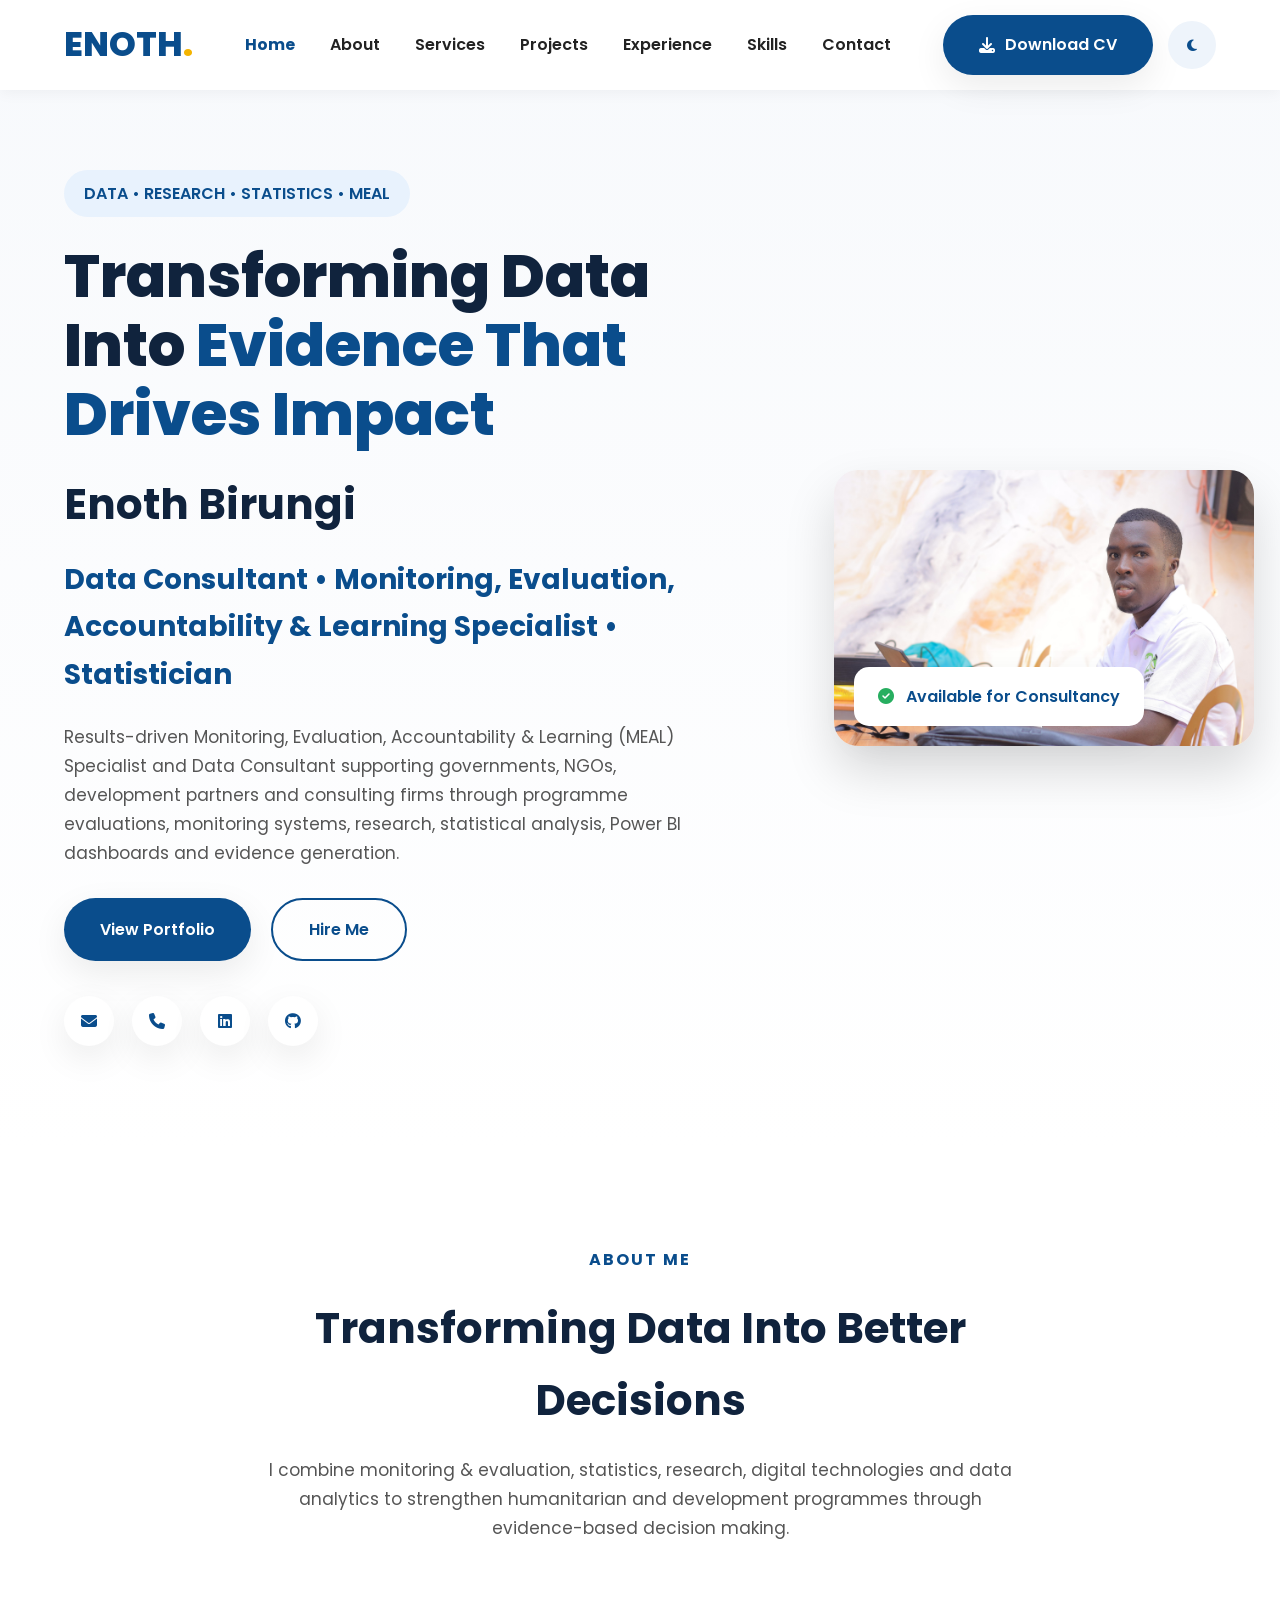
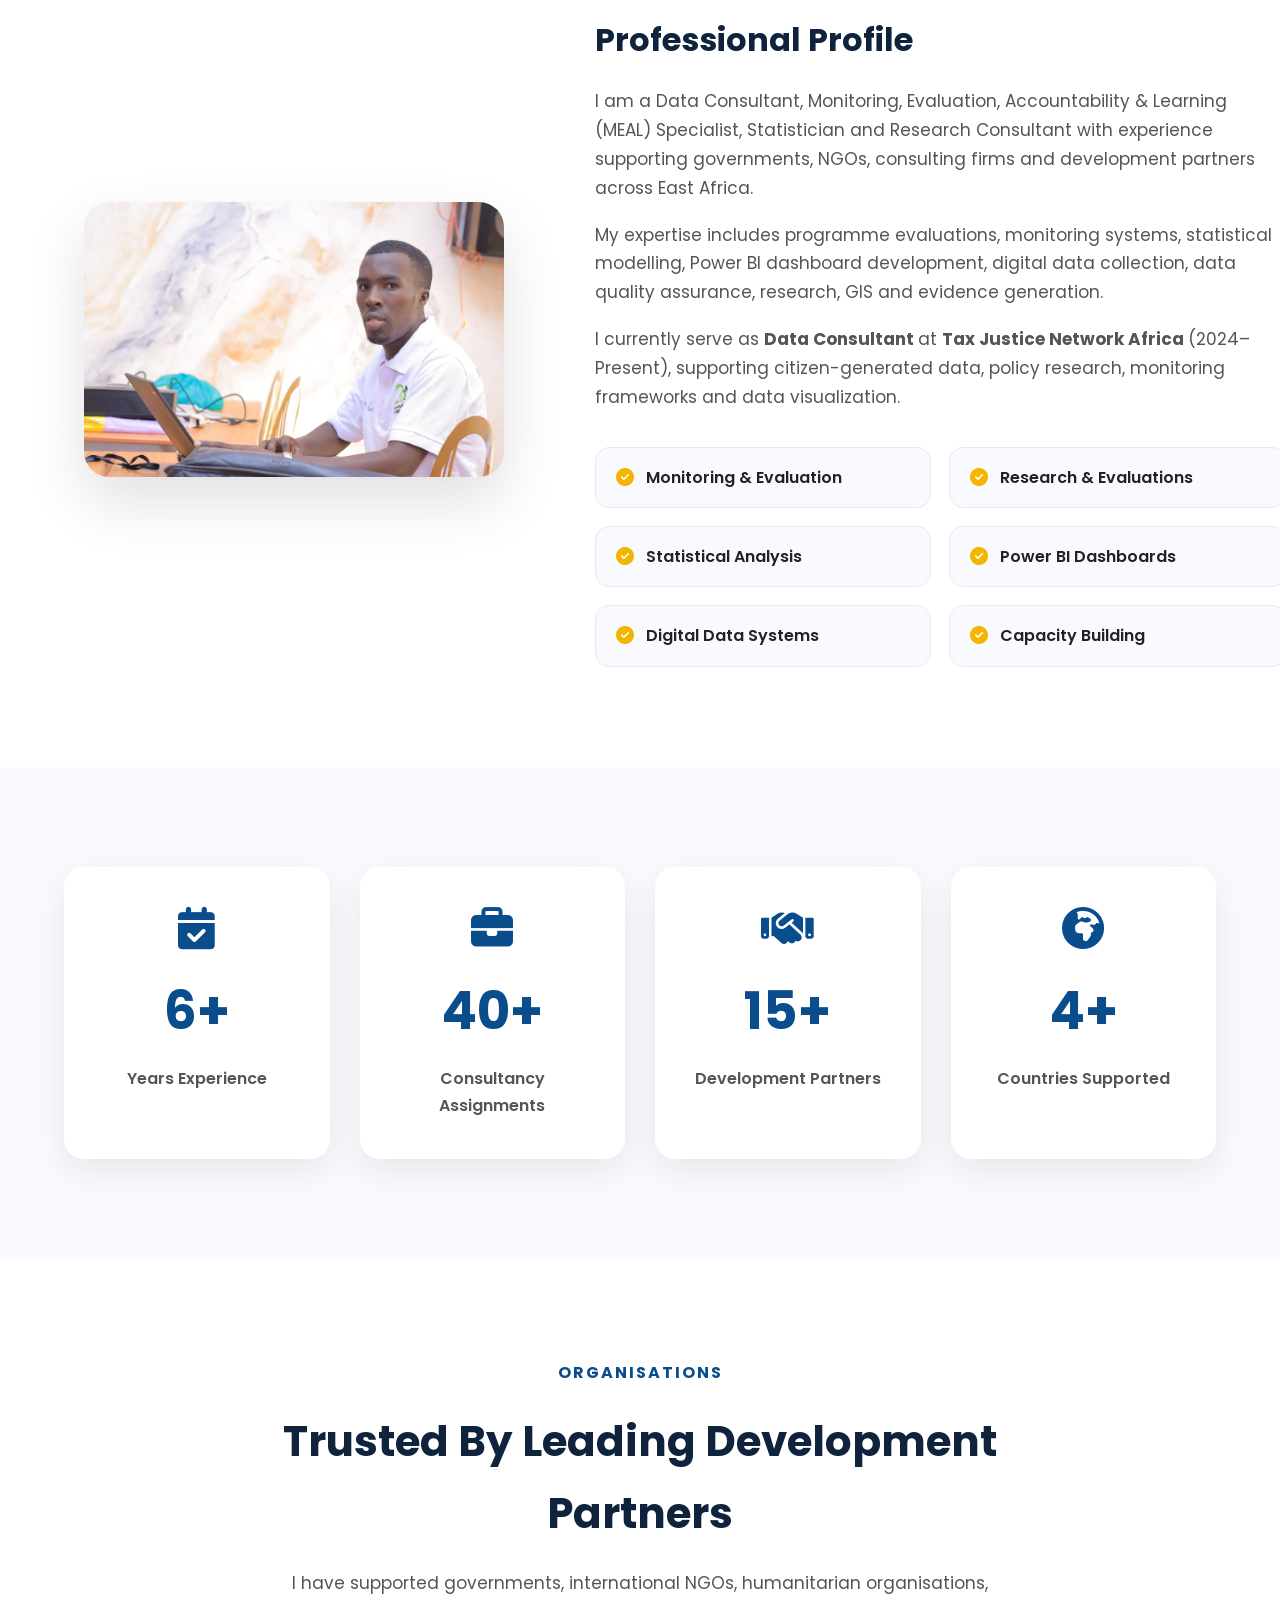
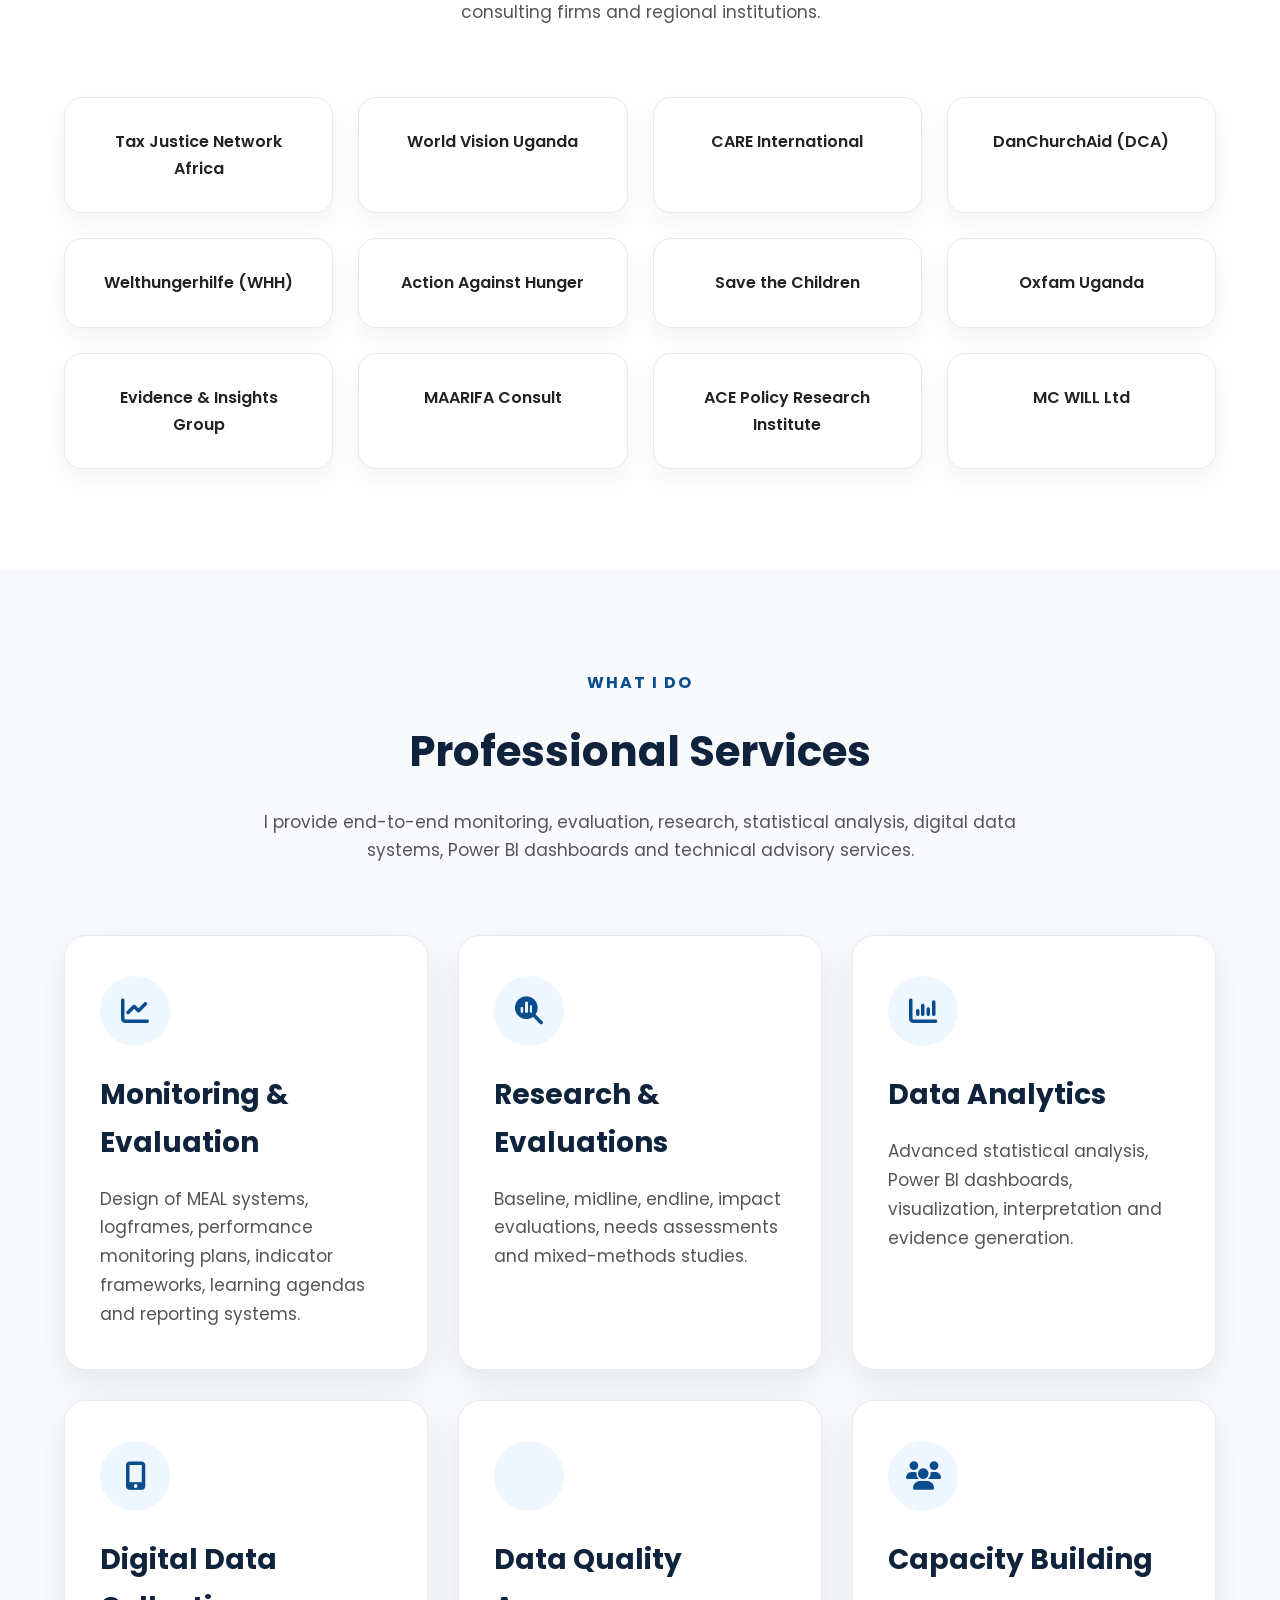
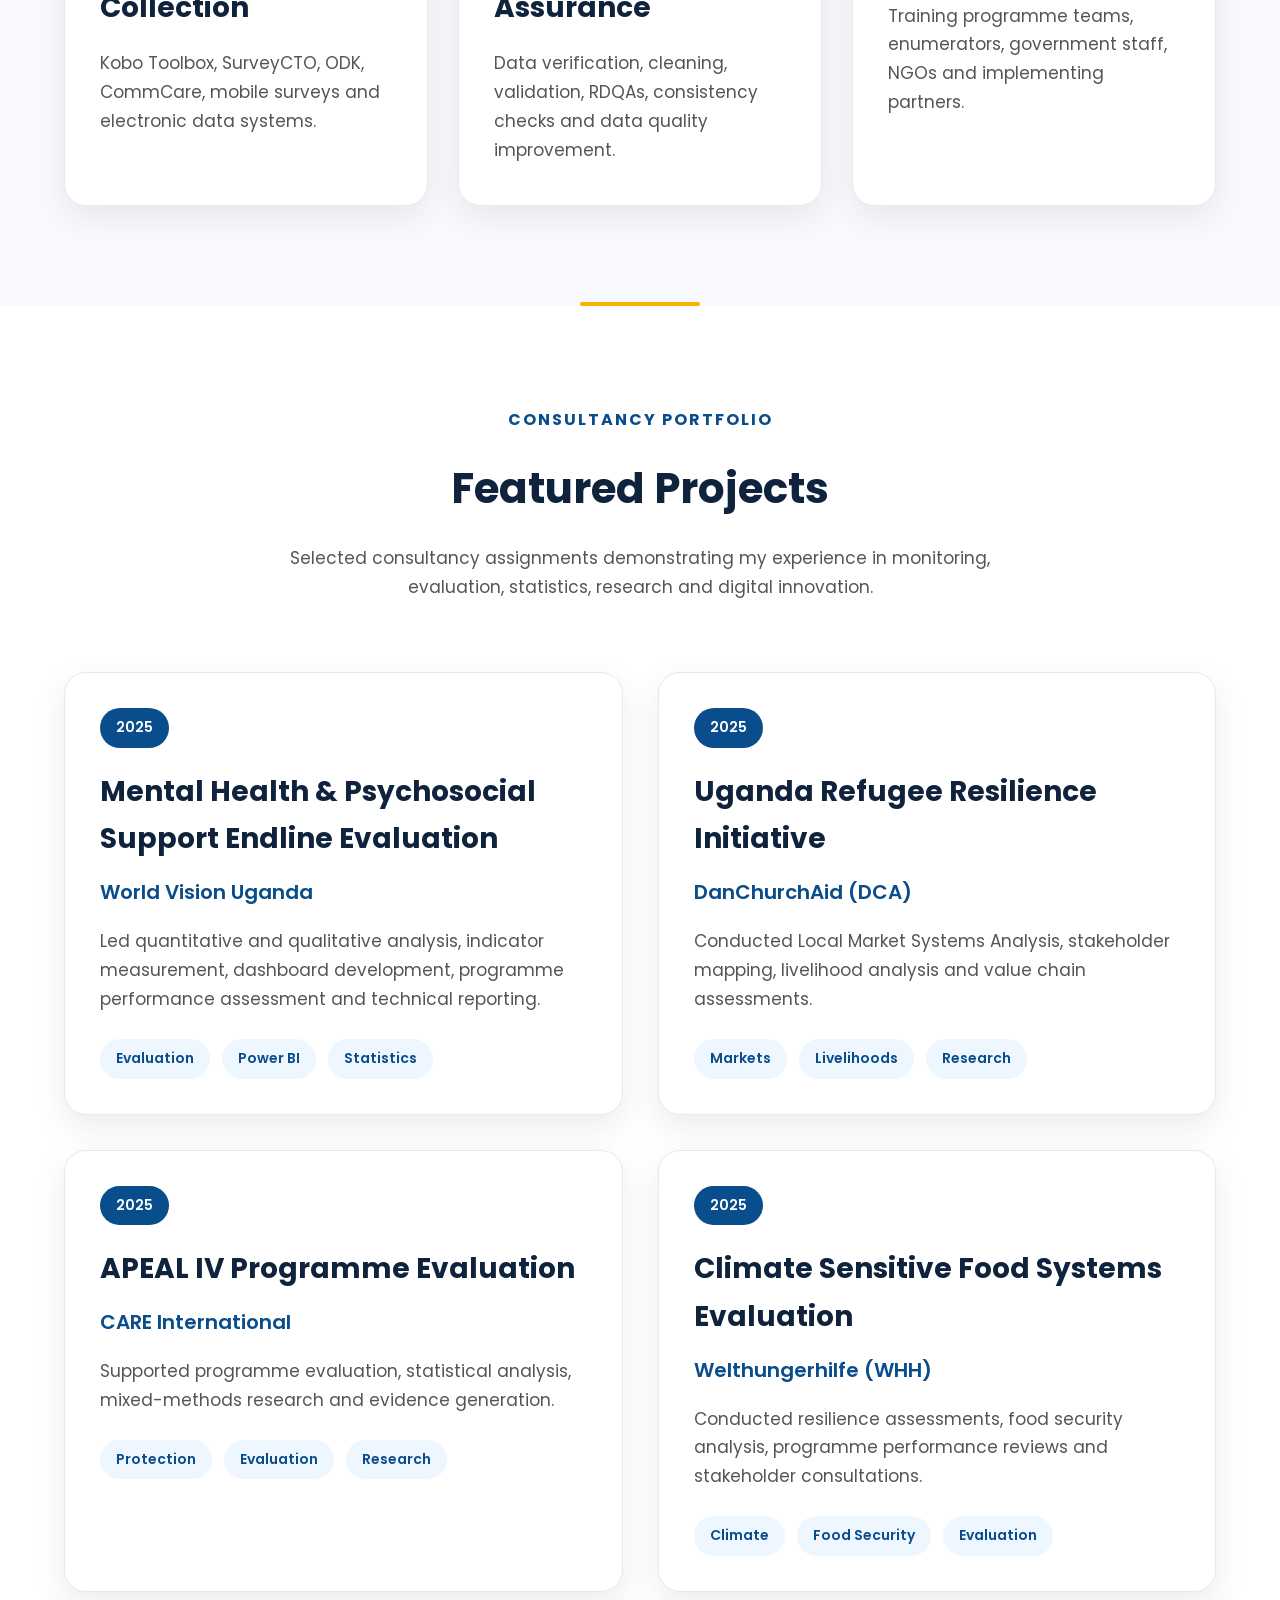
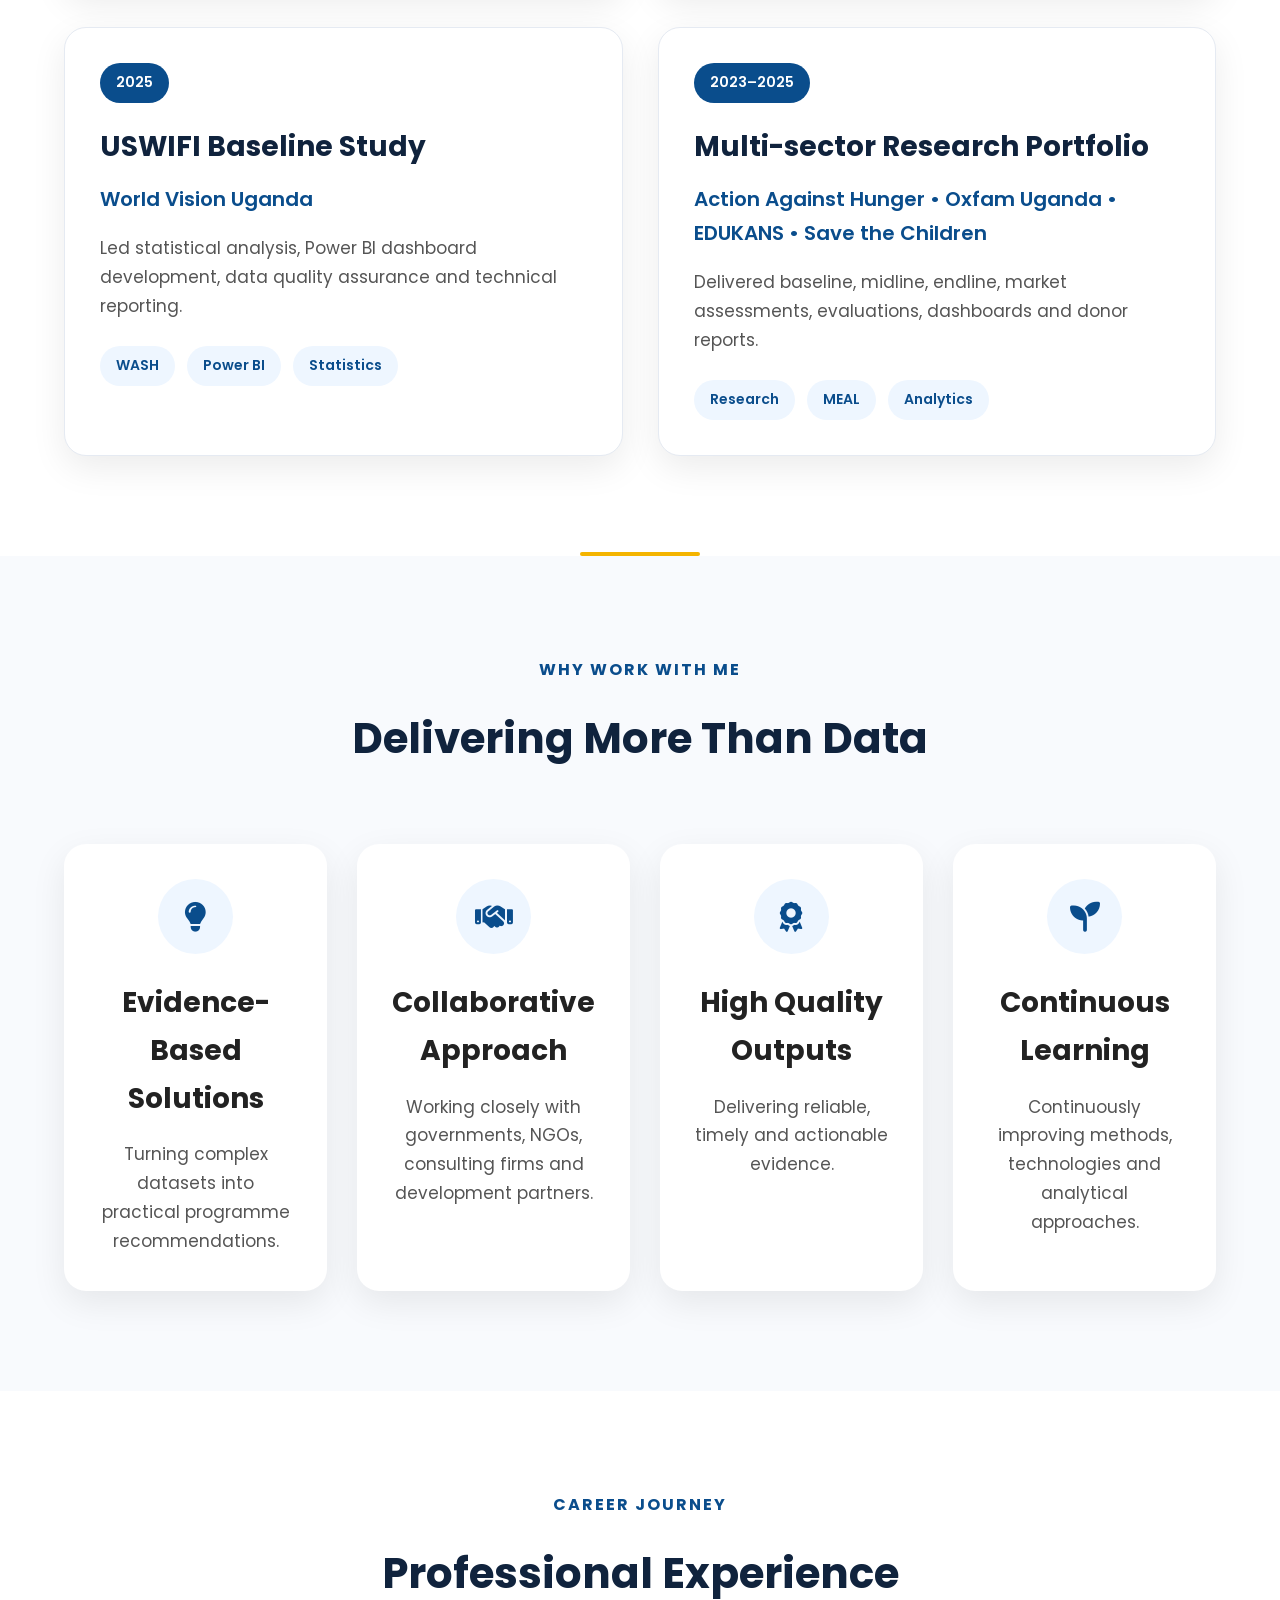
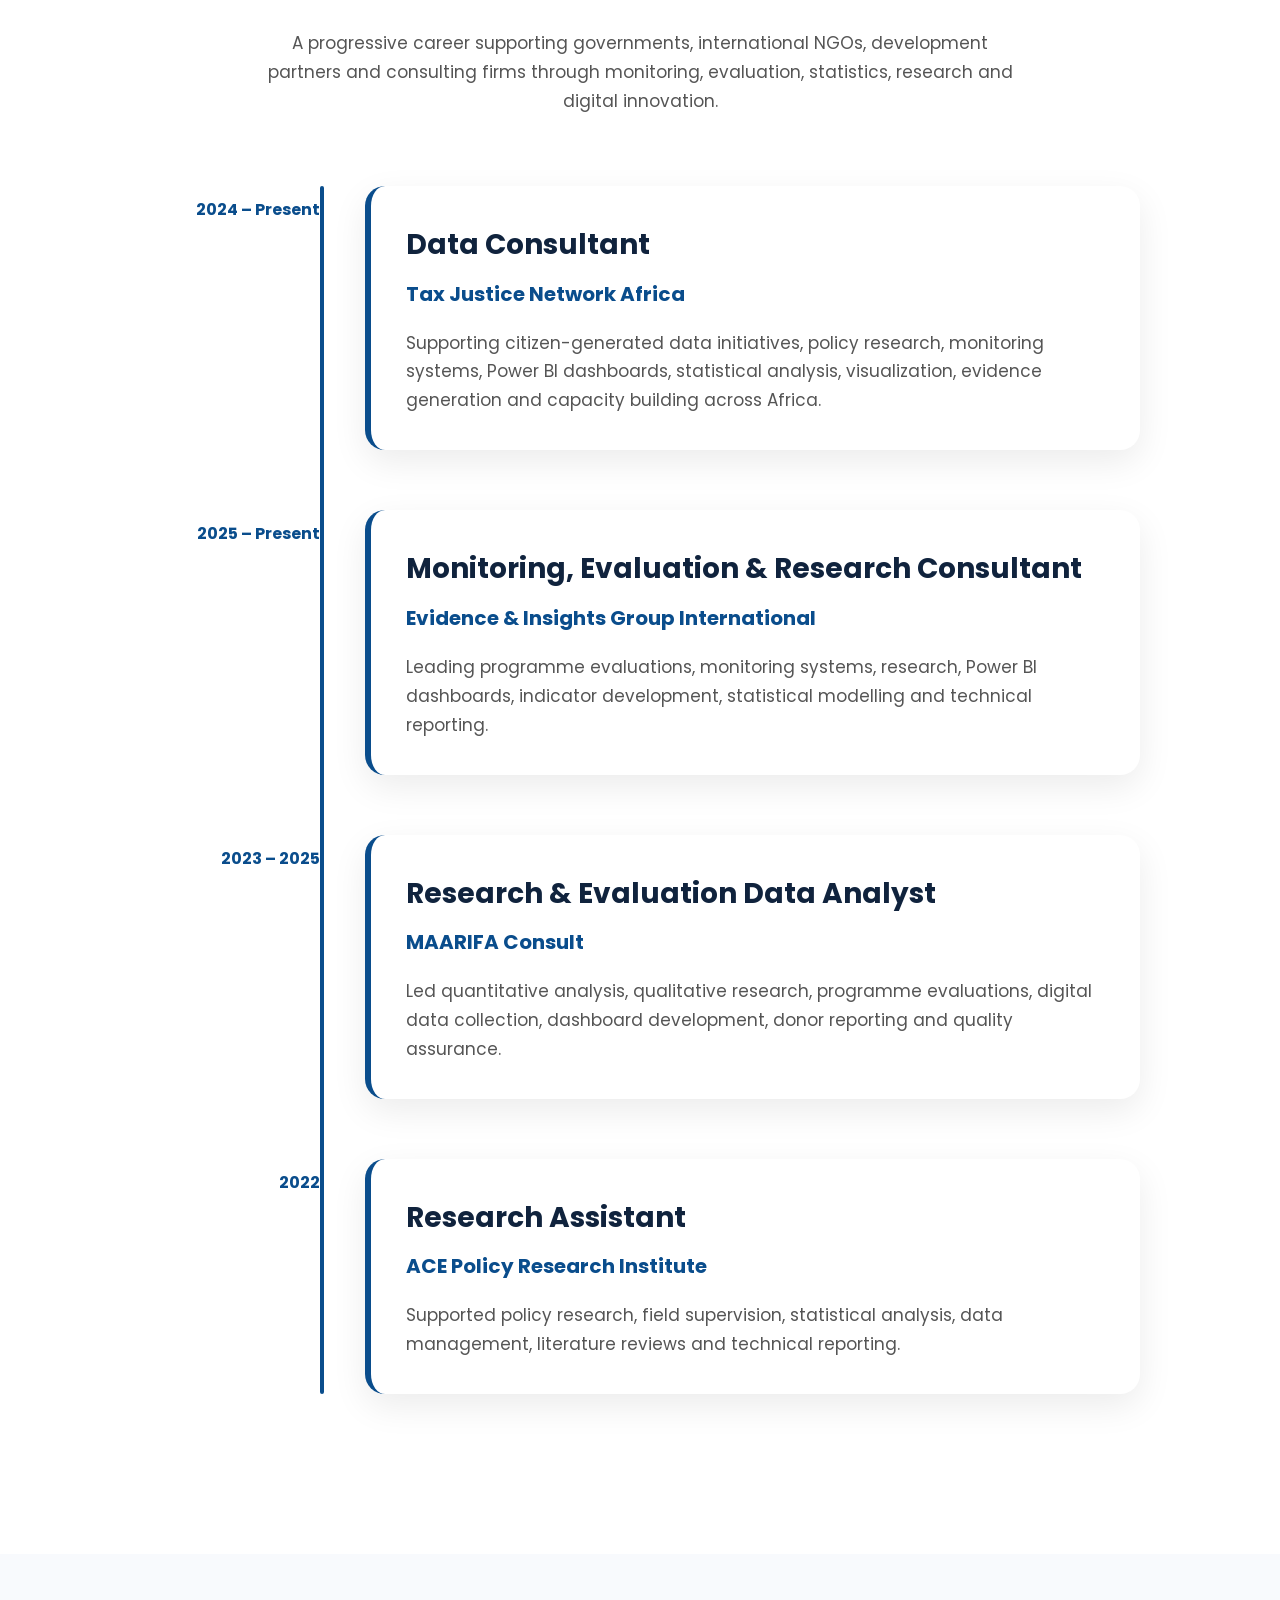
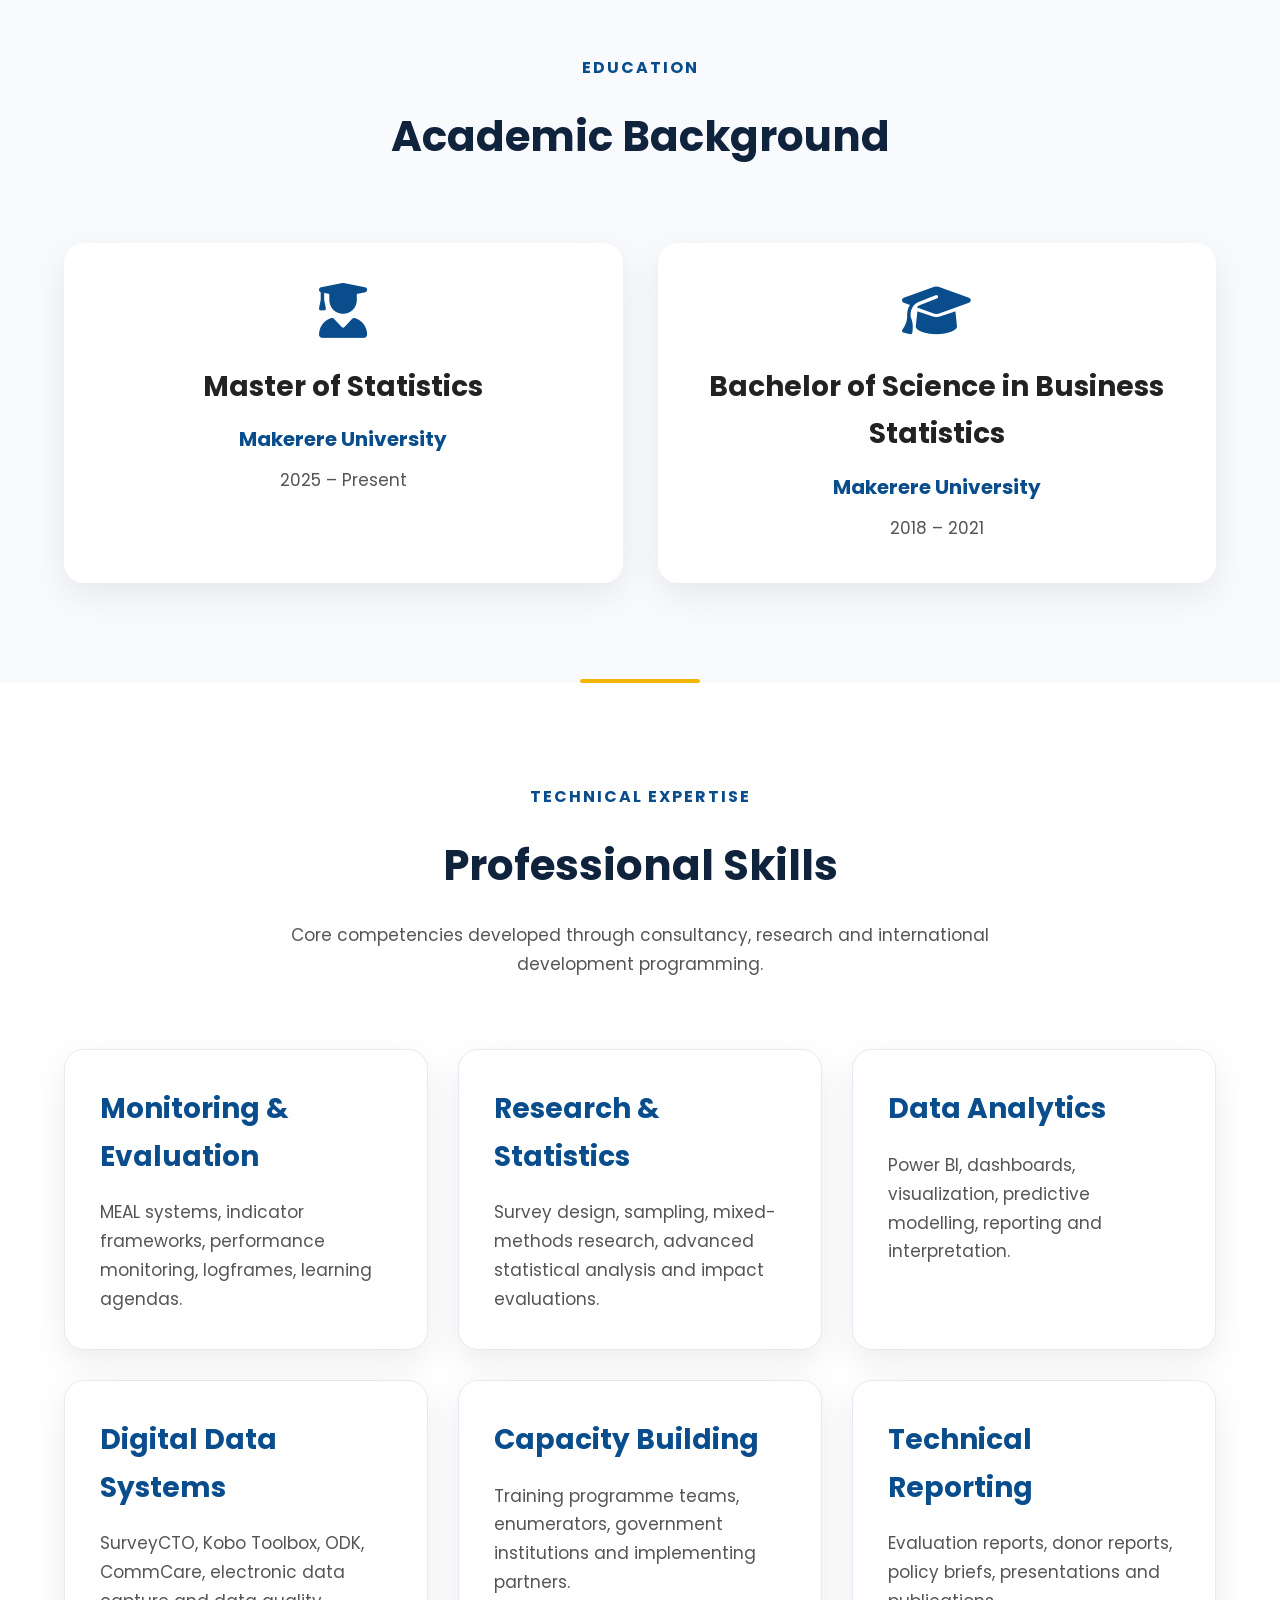
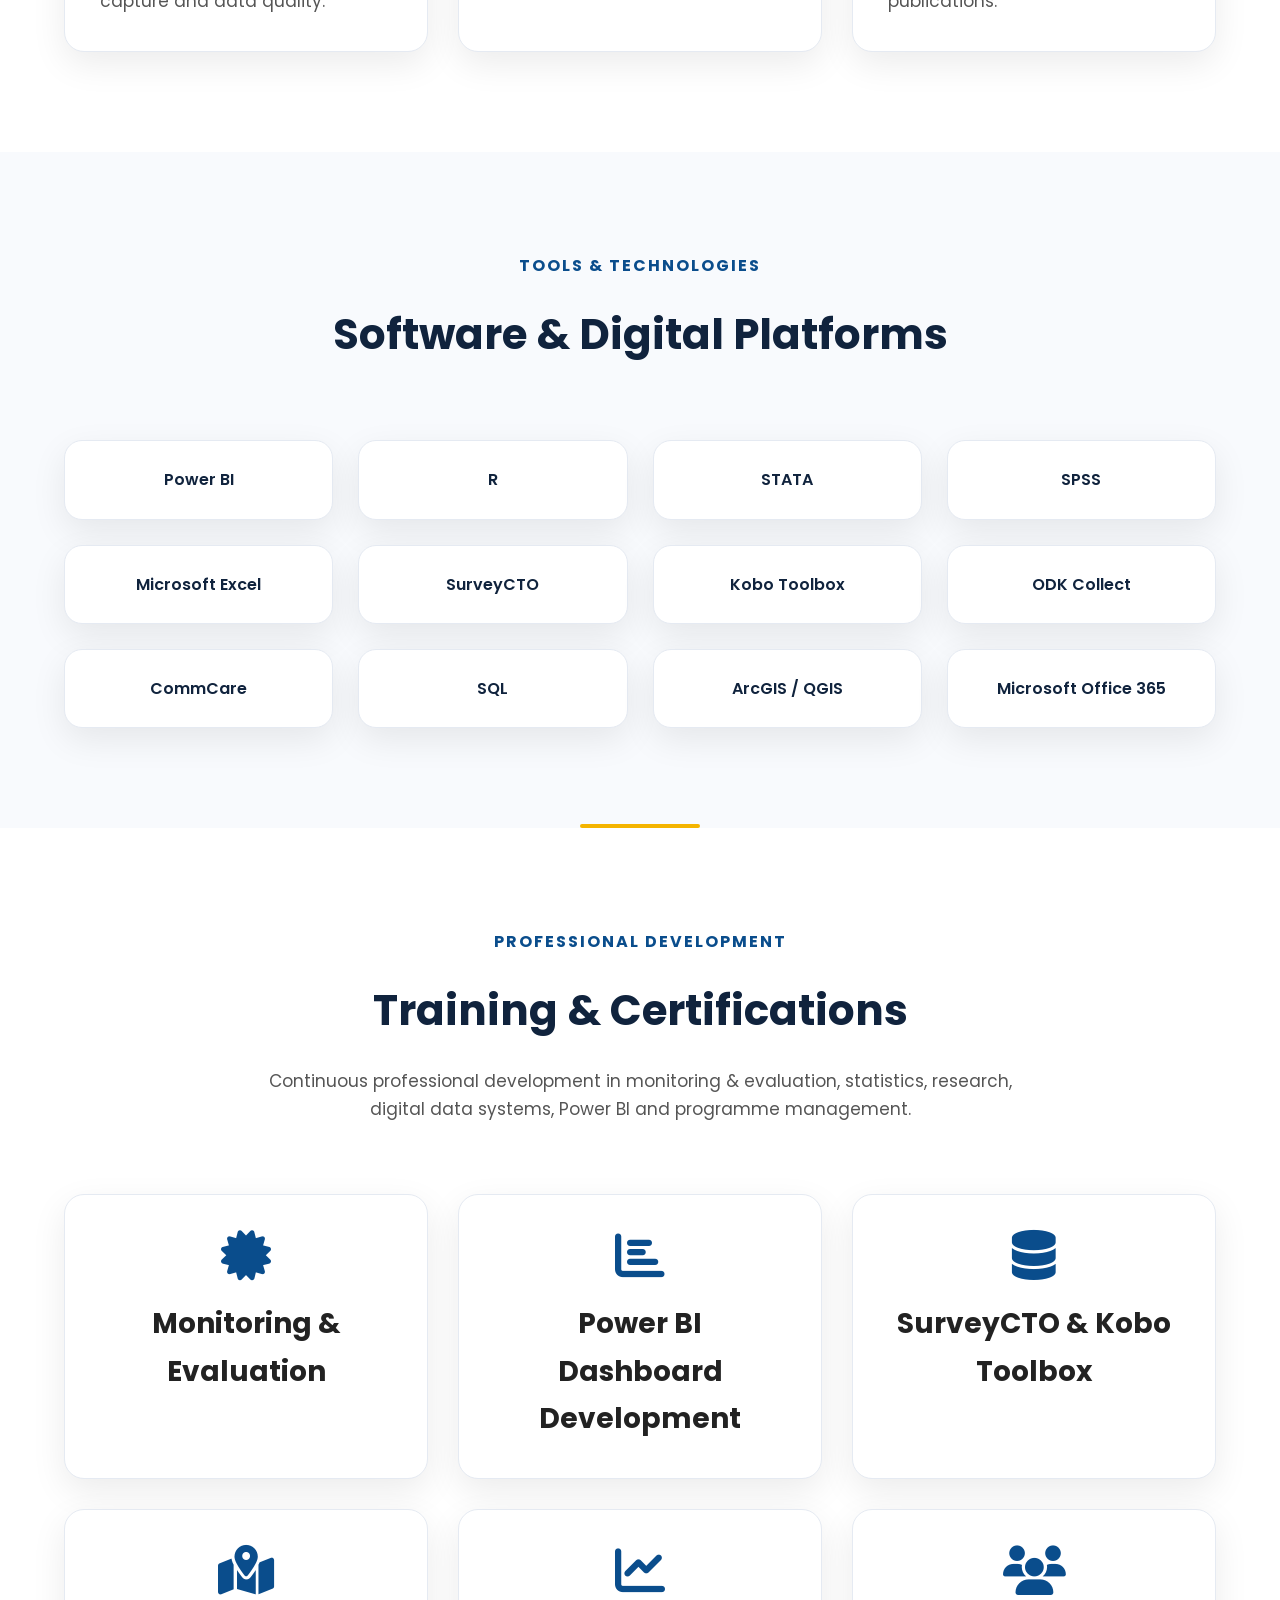
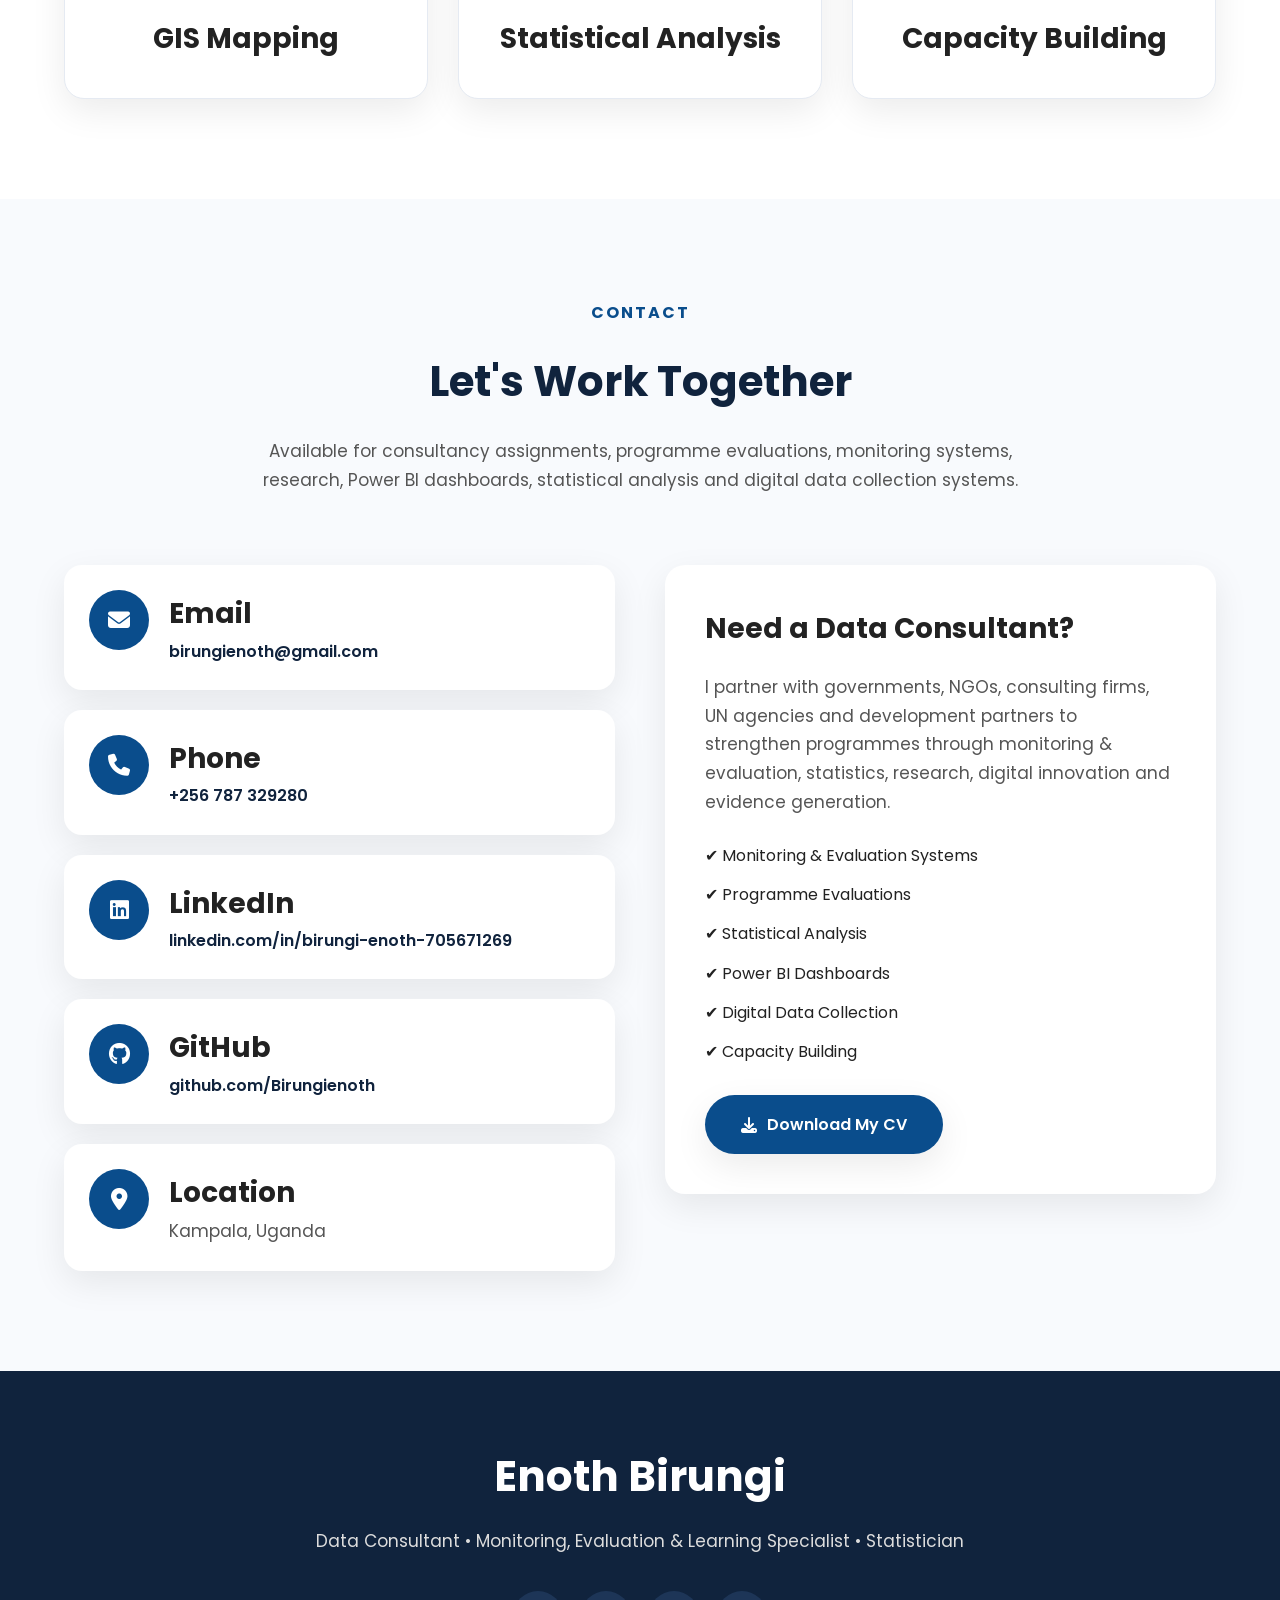
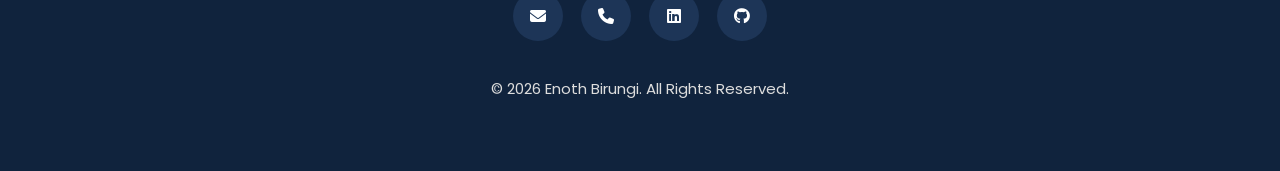
<file: index.html>
<!DOCTYPE html>
<html lang="en">

<head>

    <meta charset="UTF-8">

    <meta name="viewport"
          content="width=device-width, initial-scale=1.0">

    <title>Enoth Birungi | Data Consultant | MEAL Specialist | Statistician</title>

    <meta name="description"
          content="Professional portfolio of Enoth Birungi, Data Consultant, Monitoring, Evaluation, Accountability & Learning Specialist, Statistician and Research Consultant.">

    <meta name="author"
          content="Enoth Birungi">

    <!-- Google Fonts -->

    <link rel="preconnect"
          href="https://fonts.googleapis.com">

    <link rel="preconnect"
          href="https://fonts.gstatic.com"
          crossorigin>

    <link href="https://fonts.googleapis.com/css2?family=Poppins:wght@300;400;500;600;700;800&display=swap"
          rel="stylesheet">

    <!-- Font Awesome -->

    <link rel="stylesheet"
          href="https://cdnjs.cloudflare.com/ajax/libs/font-awesome/6.7.2/css/all.min.css">

    <!-- AOS -->

    <link rel="stylesheet"
          href="https://unpkg.com/aos@2.3.4/dist/aos.css">

    <!-- Main CSS -->

    <link rel="stylesheet"
          href="style.css">

</head>

<body>

<!-- ===========================
HEADER
=========================== -->

<header class="header">

    <div class="container">

        <nav class="navbar">

            <a href="#home"
               class="logo">

                ENOTH<span>.</span>

            </a>

            <ul class="nav-links">

                <li><a href="#home">Home</a></li>

                <li><a href="#about">About</a></li>

                <li><a href="#services">Services</a></li>

                <li><a href="#projects">Projects</a></li>

                <li><a href="#experience">Experience</a></li>

                <li><a href="#skills">Skills</a></li>

                <li><a href="#contact">Contact</a></li>

            </ul>

            <div class="nav-actions">

                <a href="doc/Enoth_Birungi_CV.pdf"
                   class="btn btn-primary"
                   download>

                    <i class="fa-solid fa-download"></i>

                    Download CV

                </a>

                <button class="theme-toggle"
                        id="theme-toggle">

                    <i class="fa-solid fa-moon"></i>

                </button>

                <button class="menu-toggle"
                        id="menu-toggle">

                    <i class="fa-solid fa-bars"></i>

                </button>

            </div>

        </nav>

    </div>

</header>

<!-- ===========================
HOME
=========================== -->

<section id="home"
         class="hero">

    <div class="container">

        <div class="hero-wrapper">

            <!-- LEFT -->

            <div class="hero-content">

                <span class="hero-badge">

                    DATA • RESEARCH • STATISTICS • MEAL

                </span>

                <h1>

                    Transforming Data Into

                    <span>

                        Evidence That Drives Impact

                    </span>

                </h1>

                <h2>

                    Enoth Birungi

                </h2>

                <h3>

                    Data Consultant • Monitoring, Evaluation, Accountability & Learning Specialist • Statistician

                </h3>

                <p>

                    Results-driven Monitoring, Evaluation, Accountability & Learning (MEAL)
                    Specialist and Data Consultant supporting governments, NGOs,
                    development partners and consulting firms through programme
                    evaluations, monitoring systems, research, statistical analysis,
                    Power BI dashboards and evidence generation.

                </p>

                <div class="hero-buttons">

                    <a href="#projects"
                       class="btn btn-primary">

                        View Portfolio

                    </a>

                    <a href="#contact"
                       class="btn btn-outline">

                        Hire Me

                    </a>

                </div>

                <div class="hero-social">

                    <a href="mailto:birungienoth@gmail.com">

                        <i class="fas fa-envelope"></i>

                    </a>

                    <a href="tel:+256787329280">

                        <i class="fas fa-phone"></i>

                    </a>

                    <a href="https://www.linkedin.com/in/birungi-enoth-705671269"
                       target="_blank">

                        <i class="fab fa-linkedin"></i>

                    </a>

                    <a href="https://github.com/Birungienoth"
                       target="_blank">

                        <i class="fab fa-github"></i>

                    </a>

                </div>

            </div>

            <!-- RIGHT -->

            <div class="hero-image">

                <div class="image-card">

                    <img src="image/profile.jpg"
                         alt="Enoth Birungi">

                    <div class="availability-card">

                        <i class="fa-solid fa-circle-check"></i>

                        Available for Consultancy

                    </div>

                </div>

            </div>

        </div>

    </div>

</section>

<!-- =====================================================
ABOUT
====================================================== -->

<section id="about" class="about">

    <div class="container">

        <div class="section-title">

            <span>ABOUT ME</span>

            <h2>Transforming Data Into Better Decisions</h2>

            <p>

                I combine monitoring & evaluation, statistics, research,
                digital technologies and data analytics to strengthen
                humanitarian and development programmes through
                evidence-based decision making.

            </p>

        </div>

        <div class="about-wrapper">

            <!-- LEFT -->

            <div class="about-image">

                <img src="image/profile.jpg"
                     alt="Enoth Birungi">

            </div>

            <!-- RIGHT -->

            <div class="about-content">

                <h3>

                    Professional Profile

                </h3>

                <p>

                    I am a Data Consultant, Monitoring, Evaluation,
                    Accountability & Learning (MEAL) Specialist,
                    Statistician and Research Consultant with experience
                    supporting governments, NGOs,
                    consulting firms and development partners
                    across East Africa.

                </p>

                <p>

                    My expertise includes programme evaluations,
                    monitoring systems,
                    statistical modelling,
                    Power BI dashboard development,
                    digital data collection,
                    data quality assurance,
                    research,
                    GIS and evidence generation.

                </p>

                <p>

                    I currently serve as

                    <strong>

                        Data Consultant

                    </strong>

                    at

                    <strong>

                        Tax Justice Network Africa

                    </strong>

                    (2024–Present),
                    supporting citizen-generated data,
                    policy research,
                    monitoring frameworks
                    and data visualization.

                </p>

                <div class="about-highlights">

                    <div class="highlight">

                        <i class="fas fa-check-circle"></i>

                        Monitoring & Evaluation

                    </div>

                    <div class="highlight">

                        <i class="fas fa-check-circle"></i>

                        Research & Evaluations

                    </div>

                    <div class="highlight">

                        <i class="fas fa-check-circle"></i>

                        Statistical Analysis

                    </div>

                    <div class="highlight">

                        <i class="fas fa-check-circle"></i>

                        Power BI Dashboards

                    </div>

                    <div class="highlight">

                        <i class="fas fa-check-circle"></i>

                        Digital Data Systems

                    </div>

                    <div class="highlight">

                        <i class="fas fa-check-circle"></i>

                        Capacity Building

                    </div>

                </div>

            </div>

        </div>

    </div>

</section>

<!-- =====================================================
STATISTICS
====================================================== -->

<section class="statistics">

    <div class="container">

        <div class="stats-grid">

            <div class="stat-card">

                <i class="fas fa-calendar-check"></i>

                <h2 class="counter"
                    data-target="6">0</h2>

                <span>

                    Years Experience

                </span>

            </div>

            <div class="stat-card">

                <i class="fas fa-briefcase"></i>

                <h2 class="counter"
                    data-target="40">0</h2>

                <span>

                    Consultancy Assignments

                </span>

            </div>

            <div class="stat-card">

                <i class="fas fa-handshake"></i>

                <h2 class="counter"
                    data-target="15">0</h2>

                <span>

                    Development Partners

                </span>

            </div>

            <div class="stat-card">

                <i class="fas fa-earth-africa"></i>

                <h2 class="counter"
                    data-target="4">0</h2>

                <span>

                    Countries Supported

                </span>

            </div>

        </div>

    </div>

</section>

<!-- =====================================================
ORGANISATIONS
====================================================== -->

<section class="clients">

    <div class="container">

        <div class="section-title">

            <span>ORGANISATIONS</span>

            <h2>Trusted By Leading Development Partners</h2>

            <p>

                I have supported governments,
                international NGOs,
                humanitarian organisations,
                consulting firms and regional institutions.

            </p>

        </div>

        <div class="client-grid">

            <div class="client-card">

                Tax Justice Network Africa

            </div>

            <div class="client-card">

                World Vision Uganda

            </div>

            <div class="client-card">

                CARE International

            </div>

            <div class="client-card">

                DanChurchAid (DCA)

            </div>

            <div class="client-card">

                Welthungerhilfe (WHH)

            </div>

            <div class="client-card">

                Action Against Hunger

            </div>

            <div class="client-card">

                Save the Children

            </div>

            <div class="client-card">

                Oxfam Uganda

            </div>

            <div class="client-card">

                Evidence & Insights Group

            </div>

            <div class="client-card">

                MAARIFA Consult

            </div>

            <div class="client-card">

                ACE Policy Research Institute

            </div>

            <div class="client-card">

                MC WILL Ltd

            </div>

        </div>

    </div>

</section>

<!-- =====================================================
SERVICES
====================================================== -->

<section id="services" class="services">

    <div class="container">

        <div class="section-title">

            <span>WHAT I DO</span>

            <h2>Professional Services</h2>

            <p>

                I provide end-to-end monitoring, evaluation, research,
                statistical analysis, digital data systems,
                Power BI dashboards and technical advisory services.

            </p>

        </div>

        <div class="services-grid">

            <div class="service-card">

                <i class="fas fa-chart-line"></i>

                <h3>Monitoring & Evaluation</h3>

                <p>

                    Design of MEAL systems, logframes,
                    performance monitoring plans,
                    indicator frameworks,
                    learning agendas and reporting systems.

                </p>

            </div>

            <div class="service-card">

                <i class="fas fa-magnifying-glass-chart"></i>

                <h3>Research & Evaluations</h3>

                <p>

                    Baseline,
                    midline,
                    endline,
                    impact evaluations,
                    needs assessments
                    and mixed-methods studies.

                </p>

            </div>

            <div class="service-card">

                <i class="fas fa-chart-column"></i>

                <h3>Data Analytics</h3>

                <p>

                    Advanced statistical analysis,
                    Power BI dashboards,
                    visualization,
                    interpretation
                    and evidence generation.

                </p>

            </div>

            <div class="service-card">

                <i class="fas fa-mobile-screen-button"></i>

                <h3>Digital Data Collection</h3>

                <p>

                    Kobo Toolbox,
                    SurveyCTO,
                    ODK,
                    CommCare,
                    mobile surveys
                    and electronic data systems.

                </p>

            </div>

            <div class="service-card">

                <i class="fas fa-shield-check"></i>

                <h3>Data Quality Assurance</h3>

                <p>

                    Data verification,
                    cleaning,
                    validation,
                    RDQAs,
                    consistency checks
                    and data quality improvement.

                </p>

            </div>

            <div class="service-card">

                <i class="fas fa-users"></i>

                <h3>Capacity Building</h3>

                <p>

                    Training programme teams,
                    enumerators,
                    government staff,
                    NGOs
                    and implementing partners.

                </p>

            </div>

        </div>

    </div>

</section>

<!-- =====================================================
PROJECTS
====================================================== -->

<section id="projects" class="projects">

    <div class="container">

        <div class="section-title">

            <span>CONSULTANCY PORTFOLIO</span>

            <h2>Featured Projects</h2>

            <p>

                Selected consultancy assignments demonstrating my
                experience in monitoring, evaluation,
                statistics,
                research and digital innovation.

            </p>

        </div>

        <div class="projects-grid">

            <article class="project-card">

                <div class="project-year">

                    2025

                </div>

                <h3>

                    Mental Health & Psychosocial Support Endline Evaluation

                </h3>

                <h4>

                    World Vision Uganda

                </h4>

                <p>

                    Led quantitative and qualitative analysis,
                    indicator measurement,
                    dashboard development,
                    programme performance assessment
                    and technical reporting.

                </p>

                <div class="project-tags">

                    <span>Evaluation</span>

                    <span>Power BI</span>

                    <span>Statistics</span>

                </div>

            </article>

            <article class="project-card">

                <div class="project-year">

                    2025

                </div>

                <h3>

                    Uganda Refugee Resilience Initiative

                </h3>

                <h4>

                    DanChurchAid (DCA)

                </h4>

                <p>

                    Conducted Local Market Systems Analysis,
                    stakeholder mapping,
                    livelihood analysis
                    and value chain assessments.

                </p>

                <div class="project-tags">

                    <span>Markets</span>

                    <span>Livelihoods</span>

                    <span>Research</span>

                </div>

            </article>

            <article class="project-card">

                <div class="project-year">

                    2025

                </div>

                <h3>

                    APEAL IV Programme Evaluation

                </h3>

                <h4>

                    CARE International

                </h4>

                <p>

                    Supported programme evaluation,
                    statistical analysis,
                    mixed-methods research
                    and evidence generation.

                </p>

                <div class="project-tags">

                    <span>Protection</span>

                    <span>Evaluation</span>

                    <span>Research</span>

                </div>

            </article>

            <article class="project-card">

                <div class="project-year">

                    2025

                </div>

                <h3>

                    Climate Sensitive Food Systems Evaluation

                </h3>

                <h4>

                    Welthungerhilfe (WHH)

                </h4>

                <p>

                    Conducted resilience assessments,
                    food security analysis,
                    programme performance reviews
                    and stakeholder consultations.

                </p>

                <div class="project-tags">

                    <span>Climate</span>

                    <span>Food Security</span>

                    <span>Evaluation</span>

                </div>

            </article>

            <article class="project-card">

                <div class="project-year">

                    2025

                </div>

                <h3>

                    USWIFI Baseline Study

                </h3>

                <h4>

                    World Vision Uganda

                </h4>

                <p>

                    Led statistical analysis,
                    Power BI dashboard development,
                    data quality assurance
                    and technical reporting.

                </p>

                <div class="project-tags">

                    <span>WASH</span>

                    <span>Power BI</span>

                    <span>Statistics</span>

                </div>

            </article>

            <article class="project-card">

                <div class="project-year">

                    2023–2025

                </div>

                <h3>

                    Multi-sector Research Portfolio

                </h3>

                <h4>

                    Action Against Hunger • Oxfam Uganda • EDUKANS • Save the Children

                </h4>

                <p>

                    Delivered baseline,
                    midline,
                    endline,
                    market assessments,
                    evaluations,
                    dashboards
                    and donor reports.

                </p>

                <div class="project-tags">

                    <span>Research</span>

                    <span>MEAL</span>

                    <span>Analytics</span>

                </div>

            </article>

        </div>

    </div>

</section>

<!-- =====================================================
WHY WORK WITH ME
====================================================== -->

<section class="why-me">

    <div class="container">

        <div class="section-title">

            <span>WHY WORK WITH ME</span>

            <h2>Delivering More Than Data</h2>

        </div>

        <div class="why-grid">

            <div class="why-card">

                <i class="fas fa-lightbulb"></i>

                <h3>Evidence-Based Solutions</h3>

                <p>

                    Turning complex datasets into practical
                    programme recommendations.

                </p>

            </div>

            <div class="why-card">

                <i class="fas fa-handshake"></i>

                <h3>Collaborative Approach</h3>

                <p>

                    Working closely with governments,
                    NGOs,
                    consulting firms
                    and development partners.

                </p>

            </div>

            <div class="why-card">

                <i class="fas fa-award"></i>

                <h3>High Quality Outputs</h3>

                <p>

                    Delivering reliable,
                    timely
                    and actionable evidence.

                </p>

            </div>

            <div class="why-card">

                <i class="fas fa-seedling"></i>

                <h3>Continuous Learning</h3>

                <p>

                    Continuously improving methods,
                    technologies
                    and analytical approaches.

                </p>

            </div>

        </div>

    </div>

</section>

<!-- =====================================================
EXPERIENCE
====================================================== -->

<section id="experience" class="experience">

    <div class="container">

        <div class="section-title">

            <span>CAREER JOURNEY</span>

            <h2>Professional Experience</h2>

            <p>

                A progressive career supporting governments,
                international NGOs,
                development partners and consulting firms
                through monitoring, evaluation,
                statistics, research and digital innovation.

            </p>

        </div>

        <div class="timeline">

            <!-- Experience 1 -->

            <div class="timeline-item">

                <div class="timeline-date">

                    2024 – Present

                </div>

                <div class="timeline-content">

                    <h3>

                        Data Consultant

                    </h3>

                    <h4>

                        Tax Justice Network Africa

                    </h4>

                    <p>

                        Supporting citizen-generated data initiatives,
                        policy research,
                        monitoring systems,
                        Power BI dashboards,
                        statistical analysis,
                        visualization,
                        evidence generation
                        and capacity building across Africa.

                    </p>

                </div>

            </div>

            <!-- Experience 2 -->

            <div class="timeline-item">

                <div class="timeline-date">

                    2025 – Present

                </div>

                <div class="timeline-content">

                    <h3>

                        Monitoring, Evaluation & Research Consultant

                    </h3>

                    <h4>

                        Evidence & Insights Group International

                    </h4>

                    <p>

                        Leading programme evaluations,
                        monitoring systems,
                        research,
                        Power BI dashboards,
                        indicator development,
                        statistical modelling
                        and technical reporting.

                    </p>

                </div>

            </div>

            <!-- Experience 3 -->

            <div class="timeline-item">

                <div class="timeline-date">

                    2023 – 2025

                </div>

                <div class="timeline-content">

                    <h3>

                        Research & Evaluation Data Analyst

                    </h3>

                    <h4>

                        MAARIFA Consult

                    </h4>

                    <p>

                        Led quantitative analysis,
                        qualitative research,
                        programme evaluations,
                        digital data collection,
                        dashboard development,
                        donor reporting
                        and quality assurance.

                    </p>

                </div>

            </div>

            <!-- Experience 4 -->

            <div class="timeline-item">

                <div class="timeline-date">

                    2022

                </div>

                <div class="timeline-content">

                    <h3>

                        Research Assistant

                    </h3>

                    <h4>

                        ACE Policy Research Institute

                    </h4>

                    <p>

                        Supported policy research,
                        field supervision,
                        statistical analysis,
                        data management,
                        literature reviews
                        and technical reporting.

                    </p>

                </div>

            </div>

        </div>

    </div>

</section>

<!-- =====================================================
EDUCATION
====================================================== -->

<section id="education" class="education">

    <div class="container">

        <div class="section-title">

            <span>EDUCATION</span>

            <h2>Academic Background</h2>

        </div>

        <div class="education-grid">

            <div class="education-card">

                <i class="fas fa-user-graduate"></i>

                <h3>

                    Master of Statistics

                </h3>

                <h4>

                    Makerere University

                </h4>

                <p>

                    2025 – Present

                </p>

            </div>

            <div class="education-card">

                <i class="fas fa-graduation-cap"></i>

                <h3>

                    Bachelor of Science in Business Statistics

                </h3>

                <h4>

                    Makerere University

                </h4>

                <p>

                    2018 – 2021

                </p>

            </div>

        </div>

    </div>

</section>

<!-- =====================================================
SKILLS
====================================================== -->

<section id="skills" class="skills">

    <div class="container">

        <div class="section-title">

            <span>TECHNICAL EXPERTISE</span>

            <h2>Professional Skills</h2>

            <p>

                Core competencies developed through consultancy,
                research and international development programming.

            </p>

        </div>

        <div class="skills-grid">

            <div class="skill-card">

                <h3>Monitoring & Evaluation</h3>

                <p>

                    MEAL systems,
                    indicator frameworks,
                    performance monitoring,
                    logframes,
                    learning agendas.

                </p>

            </div>

            <div class="skill-card">

                <h3>Research & Statistics</h3>

                <p>

                    Survey design,
                    sampling,
                    mixed-methods research,
                    advanced statistical analysis
                    and impact evaluations.

                </p>

            </div>

            <div class="skill-card">

                <h3>Data Analytics</h3>

                <p>

                    Power BI,
                    dashboards,
                    visualization,
                    predictive modelling,
                    reporting
                    and interpretation.

                </p>

            </div>

            <div class="skill-card">

                <h3>Digital Data Systems</h3>

                <p>

                    SurveyCTO,
                    Kobo Toolbox,
                    ODK,
                    CommCare,
                    electronic data capture
                    and data quality.

                </p>

            </div>

            <div class="skill-card">

                <h3>Capacity Building</h3>

                <p>

                    Training programme teams,
                    enumerators,
                    government institutions
                    and implementing partners.

                </p>

            </div>

            <div class="skill-card">

                <h3>Technical Reporting</h3>

                <p>

                    Evaluation reports,
                    donor reports,
                    policy briefs,
                    presentations
                    and publications.

                </p>

            </div>

        </div>

    </div>

</section>

<!-- =====================================================
SOFTWARE
====================================================== -->

<section class="software">

    <div class="container">

        <div class="section-title">

            <span>TOOLS & TECHNOLOGIES</span>

            <h2>Software & Digital Platforms</h2>

        </div>

        <div class="software-grid">

            <div class="software-card">Power BI</div>

            <div class="software-card">R</div>

            <div class="software-card">STATA</div>

            <div class="software-card">SPSS</div>

            <div class="software-card">Microsoft Excel</div>

            <div class="software-card">SurveyCTO</div>

            <div class="software-card">Kobo Toolbox</div>

            <div class="software-card">ODK Collect</div>

            <div class="software-card">CommCare</div>

            <div class="software-card">SQL</div>

            <div class="software-card">ArcGIS / QGIS</div>

            <div class="software-card">Microsoft Office 365</div>

        </div>

    </div>

</section>

<!-- =====================================================
CERTIFICATIONS
====================================================== -->

<section id="certifications" class="certifications">

    <div class="container">

        <div class="section-title">

            <span>PROFESSIONAL DEVELOPMENT</span>

            <h2>Training & Certifications</h2>

            <p>

                Continuous professional development in monitoring &
                evaluation, statistics, research, digital data systems,
                Power BI and programme management.

            </p>

        </div>

        <div class="certifications-grid">

            <div class="certification-card">

                <i class="fas fa-certificate"></i>

                <h3>Monitoring & Evaluation</h3>

            </div>

            <div class="certification-card">

                <i class="fas fa-chart-bar"></i>

                <h3>Power BI Dashboard Development</h3>

            </div>

            <div class="certification-card">

                <i class="fas fa-database"></i>

                <h3>SurveyCTO & Kobo Toolbox</h3>

            </div>

            <div class="certification-card">

                <i class="fas fa-map-marked-alt"></i>

                <h3>GIS Mapping</h3>

            </div>

            <div class="certification-card">

                <i class="fas fa-chart-line"></i>

                <h3>Statistical Analysis</h3>

            </div>

            <div class="certification-card">

                <i class="fas fa-users"></i>

                <h3>Capacity Building</h3>

            </div>

        </div>

    </div>

</section>

<!-- =====================================================
CONTACT
====================================================== -->

<section id="contact" class="contact">

    <div class="container">

        <div class="section-title">

            <span>CONTACT</span>

            <h2>Let's Work Together</h2>

            <p>

                Available for consultancy assignments,
                programme evaluations,
                monitoring systems,
                research,
                Power BI dashboards,
                statistical analysis
                and digital data collection systems.

            </p>

        </div>

        <div class="contact-wrapper">

            <!-- Contact Information -->

            <div class="contact-info">

                <div class="contact-item">

                    <i class="fas fa-envelope"></i>

                    <div>

                        <h3>Email</h3>

                        <a href="mailto:birungienoth@gmail.com">

                            birungienoth@gmail.com

                        </a>

                    </div>

                </div>

                <div class="contact-item">

                    <i class="fas fa-phone"></i>

                    <div>

                        <h3>Phone</h3>

                        <a href="tel:+256787329280">

                            +256 787 329280

                        </a>

                    </div>

                </div>

                <div class="contact-item">

                    <i class="fab fa-linkedin"></i>

                    <div>

                        <h3>LinkedIn</h3>

                        <a href="https://www.linkedin.com/in/birungi-enoth-705671269"
                           target="_blank">

                            linkedin.com/in/birungi-enoth-705671269

                        </a>

                    </div>

                </div>

                <div class="contact-item">

                    <i class="fab fa-github"></i>

                    <div>

                        <h3>GitHub</h3>

                        <a href="https://github.com/Birungienoth"
                           target="_blank">

                            github.com/Birungienoth

                        </a>

                    </div>

                </div>

                <div class="contact-item">

                    <i class="fas fa-location-dot"></i>

                    <div>

                        <h3>Location</h3>

                        <p>

                            Kampala, Uganda

                        </p>

                    </div>

                </div>

            </div>

            <!-- Contact Card -->

            <div class="contact-card">

                <h3>

                    Need a Data Consultant?

                </h3>

                <p>

                    I partner with governments,
                    NGOs,
                    consulting firms,
                    UN agencies
                    and development partners
                    to strengthen programmes through
                    monitoring & evaluation,
                    statistics,
                    research,
                    digital innovation
                    and evidence generation.

                </p>

                <ul>

                    <li>✔ Monitoring & Evaluation Systems</li>

                    <li>✔ Programme Evaluations</li>

                    <li>✔ Statistical Analysis</li>

                    <li>✔ Power BI Dashboards</li>

                    <li>✔ Digital Data Collection</li>

                    <li>✔ Capacity Building</li>

                </ul>

                <a href="doc/Enoth_Birungi_CV.pdf"
                   class="btn btn-primary"
                   download>

                    <i class="fas fa-download"></i>

                    Download My CV

                </a>

            </div>

        </div>

    </div>

</section>

<!-- =====================================================
FOOTER
====================================================== -->

<footer class="footer">

    <div class="container">

        <div class="footer-content">

            <h2>

                Enoth Birungi

            </h2>

            <p>

                Data Consultant • Monitoring, Evaluation &
                Learning Specialist • Statistician

            </p>

            <div class="footer-social">

                <a href="mailto:birungienoth@gmail.com">

                    <i class="fas fa-envelope"></i>

                </a>

                <a href="tel:+256787329280">

                    <i class="fas fa-phone"></i>

                </a>

                <a href="https://www.linkedin.com/in/birungi-enoth-705671269"
                   target="_blank">

                    <i class="fab fa-linkedin"></i>

                </a>

                <a href="https://github.com/Birungienoth"
                   target="_blank">

                    <i class="fab fa-github"></i>

                </a>

            </div>

            <p class="copyright">

                © 2026 Enoth Birungi. All Rights Reserved.

            </p>

        </div>

    </div>

</footer>

<!-- Scroll To Top -->

<button id="scrollTop"
        class="scroll-top">

    <i class="fas fa-arrow-up"></i>

</button>

<!-- AOS -->

<script src="https://unpkg.com/aos@2.3.4/dist/aos.js"></script>

<!-- Main JavaScript -->

<script src="script.js"></script>

</body>

</html>
</file>
<file: style.css>
/*==================================================
ENOTH BIRUNGI PORTFOLIO
Author: Enoth Birungi
==================================================*/

/*==================================================
GOOGLE FONT
==================================================*/

@import url('https://fonts.googleapis.com/css2?family=Poppins:wght@300;400;500;600;700;800&display=swap');

/*==================================================
RESET
==================================================*/

*{

    margin:0;

    padding:0;

    box-sizing:border-box;

}

html{

    scroll-behavior:smooth;

}

body{

    font-family:'Poppins',sans-serif;

    background:#f7f9fc;

    color:#222;

    line-height:1.7;

    overflow-x:hidden;

}

img{

    width:100%;

    display:block;

}

a{

    text-decoration:none;

}

ul{

    list-style:none;

}

section{

    padding:100px 0;

}

/*==================================================
VARIABLES
==================================================*/

:root{

    --primary:#0A4D8C;

    --secondary:#1B75BC;

    --gold:#F4B400;

    --dark:#10233D;

    --text:#555;

    --white:#ffffff;

    --light:#F8FAFD;

    --border:#E5EAF2;

    --shadow:0 12px 35px rgba(0,0,0,.08);

    --radius:18px;

    --transition:.35s ease;

}

/*==================================================
CONTAINER
==================================================*/

.container{

    width:90%;

    max-width:1250px;

    margin:auto;

}

/*==================================================
TYPOGRAPHY
==================================================*/

h1{

    font-size:60px;

    line-height:1.15;

    font-weight:800;

    color:var(--dark);

}

h2{

    font-size:42px;

    font-weight:700;

    color:var(--dark);

}

h3{

    font-size:28px;

}

h4{

    font-size:20px;

}

p{

    color:var(--text);

    font-size:17px;

}

/*==================================================
SECTION TITLE
==================================================*/

.section-title{

    text-align:center;

    max-width:850px;

    margin:auto;

    margin-bottom:70px;

}

.section-title span{

    color:var(--primary);

    font-weight:700;

    letter-spacing:2px;

    text-transform:uppercase;

}

.section-title h2{

    margin:20px 0;

}

/*==================================================
BUTTONS
==================================================*/

.btn{

    display:inline-flex;

    align-items:center;

    justify-content:center;

    gap:10px;

    padding:16px 36px;

    border-radius:50px;

    font-weight:600;

    transition:var(--transition);

}

.btn-primary{

    background:var(--primary);

    color:white;

    box-shadow:var(--shadow);

}

.btn-primary:hover{

    background:var(--gold);

    transform:translateY(-5px);

}

.btn-outline{

    border:2px solid var(--primary);

    color:var(--primary);

}

.btn-outline:hover{

    background:var(--primary);

    color:white;

}

/*==================================================
HEADER
==================================================*/

.header{

    position:fixed;

    top:0;

    left:0;

    width:100%;

    background:white;

    box-shadow:0 2px 15px rgba(0,0,0,.05);

    z-index:999;

}

.navbar{

    display:flex;

    justify-content:space-between;

    align-items:center;

    min-height:90px;

}

.logo{

    font-size:34px;

    font-weight:800;

    color:var(--primary);

}

.logo span{

    color:var(--gold);

}

.nav-links{

    display:flex;

    gap:35px;

}

.nav-links a{

    color:#222;

    font-weight:600;

    transition:.3s;

}

.nav-links a:hover{

    color:var(--primary);

}

.nav-actions{

    display:flex;

    align-items:center;

    gap:15px;

}

.theme-toggle{

    width:48px;

    height:48px;

    border:none;

    border-radius:50%;

    background:#eef4fb;

    cursor:pointer;

    color:var(--primary);

}

.menu-toggle{

    display:none;

    font-size:24px;

    cursor:pointer;

    background:none;

    border:none;

}

/*==================================================
HERO
==================================================*/

.hero{

    padding-top:170px;

    background:linear-gradient(180deg,#f7f9fc,#ffffff);

}

.hero-wrapper{

    display:grid;

    grid-template-columns:58% 42%;

    gap:70px;

    align-items:center;

}

.hero-badge{

    display:inline-block;

    background:#e8f2fd;

    color:var(--primary);

    padding:10px 20px;

    border-radius:50px;

    font-weight:600;

    margin-bottom:25px;

}

.hero h1 span{

    color:var(--primary);

}

.hero h2{

    margin-top:20px;

}

.hero h3{

    color:var(--primary);

    margin:15px 0 25px;

}

.hero p{

    max-width:650px;

    margin-bottom:30px;

}

.current-role{

    display:flex;

    align-items:center;

    gap:15px;

    background:white;

    padding:18px 22px;

    border-radius:15px;

    box-shadow:var(--shadow);

    margin-bottom:35px;

}

.current-role i{

    font-size:26px;

    color:var(--primary);

}

.hero-buttons{

    display:flex;

    gap:20px;

    margin-bottom:35px;

}

.hero-social{

    display:flex;

    gap:18px;

}

.hero-social a{

    width:50px;

    height:50px;

    display:flex;

    justify-content:center;

    align-items:center;

    border-radius:50%;

    background:white;

    color:var(--primary);

    box-shadow:var(--shadow);

    transition:.3s;

}

.hero-social a:hover{

    background:var(--primary);

    color:white;

    transform:translateY(-5px);

}

/*==================================================
PHOTO
==================================================*/

.hero-image{

    display:flex;

    justify-content:center;

}

.image-card{

    position:relative;

    width:420px;

}

.image-card img{

    border-radius:24px;

    box-shadow:0 25px 50px rgba(0,0,0,.15);

}

.availability-card{

    position:absolute;

    bottom:20px;

    left:20px;

    background:white;

    padding:16px 24px;

    border-radius:15px;

    box-shadow:var(--shadow);

    color:var(--primary);

    font-weight:600;

}

.availability-card i{

    color:#27ae60;

    margin-right:8px;

}

/*==================================================
ABOUT SECTION
==================================================*/

.about{

    background:#ffffff;

}

.about-wrapper{

    display:grid;

    grid-template-columns:40% 60%;

    gap:70px;

    align-items:center;

}

.about-image{

    display:flex;

    justify-content:center;

}

.about-image img{

    width:100%;

    max-width:420px;

    border-radius:25px;

    box-shadow:0 25px 60px rgba(0,0,0,.12);

    transition:.4s;

}

.about-image img:hover{

    transform:translateY(-8px);

}

.about-content h3{

    font-size:32px;

    color:var(--dark);

    margin-bottom:20px;

}

.about-content p{

    margin-bottom:18px;

    color:var(--text);

}

.about-highlights{

    display:grid;

    grid-template-columns:repeat(2,1fr);

    gap:18px;

    margin-top:35px;

}

.highlight{

    display:flex;

    align-items:center;

    gap:12px;

    padding:16px 20px;

    background:#F8FAFD;

    border-radius:14px;

    font-weight:600;

    transition:.35s;

    border:1px solid var(--border);

}

.highlight:hover{

    background:var(--primary);

    color:#fff;

    transform:translateY(-4px);

}

.highlight i{

    color:var(--gold);

    font-size:18px;

}

/*==================================================
STATISTICS
==================================================*/

.statistics{

    background:#F8FAFD;

}

.stats-grid{

    display:grid;

    grid-template-columns:repeat(4,1fr);

    gap:30px;

}

.stat-card{

    background:#fff;

    padding:40px 30px;

    text-align:center;

    border-radius:20px;

    box-shadow:var(--shadow);

    transition:.35s;

}

.stat-card:hover{

    transform:translateY(-8px);

}

.stat-card i{

    font-size:42px;

    color:var(--primary);

    margin-bottom:18px;

}

.stat-card h2{

    font-size:52px;

    color:var(--primary);

    margin-bottom:10px;

}

.stat-card span{

    font-weight:600;

    color:var(--text);

}

/*==================================================
CLIENTS
==================================================*/

.clients{

    background:#fff;

}

.client-grid{

    display:grid;

    grid-template-columns:repeat(4,1fr);

    gap:25px;

}

.client-card{

    background:#fff;

    padding:30px;

    text-align:center;

    border-radius:18px;

    border:1px solid var(--border);

    box-shadow:0 10px 25px rgba(0,0,0,.05);

    font-weight:600;

    transition:.35s;

}

.client-card:hover{

    background:var(--primary);

    color:#fff;

    transform:translateY(-8px);

    box-shadow:0 20px 45px rgba(10,77,140,.25);

}

/*==================================================
SECTION SPACING
==================================================*/

.about,
.statistics,
.clients{

    position:relative;

}

.section-title{

    margin-bottom:70px;

}

.section-title p{

    max-width:760px;

    margin:20px auto 0;

}

/*==================================================
SMALL ANIMATIONS
==================================================*/

.about-image img,
.stat-card,
.client-card,
.highlight{

    transition:all .35s ease;

}

/*==================================================
SERVICES
==================================================*/

.services{

    background:#F8FAFD;

}

.services-grid{

    display:grid;

    grid-template-columns:repeat(3,1fr);

    gap:30px;

}

.service-card{

    background:#fff;

    padding:40px 35px;

    border-radius:22px;

    box-shadow:var(--shadow);

    transition:.35s;

    border:1px solid var(--border);

}

.service-card:hover{

    transform:translateY(-10px);

    border-color:var(--primary);

}

.service-card i{

    width:70px;

    height:70px;

    display:flex;

    justify-content:center;

    align-items:center;

    border-radius:50%;

    background:#EEF6FF;

    color:var(--primary);

    font-size:28px;

    margin-bottom:25px;

}

.service-card h3{

    margin-bottom:18px;

    color:var(--dark);

}

.service-card p{

    color:var(--text);

}

/*==================================================
PROJECTS
==================================================*/

.projects{

    background:#fff;

}

.projects-grid{

    display:grid;

    grid-template-columns:repeat(2,1fr);

    gap:35px;

}

.project-card{

    background:#fff;

    border-radius:22px;

    padding:35px;

    border:1px solid var(--border);

    box-shadow:var(--shadow);

    transition:.35s;

}

.project-card:hover{

    transform:translateY(-10px);

    box-shadow:0 25px 60px rgba(0,0,0,.12);

}

.project-year{

    display:inline-block;

    background:var(--primary);

    color:#fff;

    padding:8px 16px;

    border-radius:50px;

    font-size:14px;

    font-weight:600;

    margin-bottom:20px;

}

.project-card h3{

    margin-bottom:12px;

    color:var(--dark);

}

.project-card h4{

    color:var(--primary);

    margin-bottom:18px;

    font-weight:600;

}

.project-card p{

    margin-bottom:25px;

}

.project-tags{

    display:flex;

    flex-wrap:wrap;

    gap:12px;

}

.project-tags span{

    padding:8px 16px;

    background:#EEF6FF;

    color:var(--primary);

    border-radius:50px;

    font-size:14px;

    font-weight:600;

}

/*==================================================
WHY ME
==================================================*/

.why-me{

    background:#F8FAFD;

}

.why-grid{

    display:grid;

    grid-template-columns:repeat(4,1fr);

    gap:30px;

}

.why-card{

    background:#fff;

    padding:35px;

    text-align:center;

    border-radius:22px;

    box-shadow:var(--shadow);

    transition:.35s;

}

.why-card:hover{

    transform:translateY(-10px);

}

.why-card i{

    width:75px;

    height:75px;

    display:flex;

    justify-content:center;

    align-items:center;

    margin:auto;

    margin-bottom:25px;

    border-radius:50%;

    background:#EEF6FF;

    color:var(--primary);

    font-size:30px;

}

.why-card h3{

    margin-bottom:18px;

}

.why-card p{

    color:var(--text);

}

/*==================================================
COMMON CARD EFFECTS
==================================================*/

.service-card,
.project-card,
.why-card{

    transition:all .35s ease;

}

.service-card:hover i,
.why-card:hover i{

    background:var(--primary);

    color:#fff;

}

.project-card:hover .project-year{

    background:var(--gold);

    color:#10233D;

}

/*==================================================
SECTION DIVIDERS
==================================================*/

.services,
.projects,
.why-me{

    position:relative;

}

.services::after,
.projects::after{

    content:"";

    position:absolute;

    left:50%;

    bottom:0;

    transform:translateX(-50%);

    width:120px;

    height:4px;

    background:var(--gold);

    border-radius:50px;

}

/*==================================================
EXPERIENCE
==================================================*/

.experience{

    background:#ffffff;

}

.timeline{

    position:relative;

    max-width:1000px;

    margin:auto;

}

.timeline::before{

    content:"";

    position:absolute;

    left:180px;

    top:0;

    bottom:0;

    width:4px;

    background:var(--primary);

    border-radius:10px;

}

.timeline-item{

    display:grid;

    grid-template-columns:180px 1fr;

    gap:45px;

    margin-bottom:60px;

    position:relative;

}

.timeline-date{

    font-weight:700;

    color:var(--primary);

    text-align:right;

    padding-top:10px;

}

.timeline-content{

    background:#fff;

    padding:35px;

    border-radius:20px;

    box-shadow:var(--shadow);

    border-left:6px solid var(--primary);

    transition:.35s;

}

.timeline-content:hover{

    transform:translateY(-8px);

}

.timeline-content h3{

    color:var(--dark);

    margin-bottom:8px;

}

.timeline-content h4{

    color:var(--primary);

    margin-bottom:18px;

}

/*==================================================
EDUCATION
==================================================*/

.education{

    background:#F8FAFD;

}

.education-grid{

    display:grid;

    grid-template-columns:repeat(2,1fr);

    gap:35px;

}

.education-card{

    background:#fff;

    padding:40px;

    border-radius:20px;

    box-shadow:var(--shadow);

    text-align:center;

    transition:.35s;

}

.education-card:hover{

    transform:translateY(-8px);

}

.education-card i{

    font-size:55px;

    color:var(--primary);

    margin-bottom:25px;

}

.education-card h3{

    margin-bottom:12px;

}

.education-card h4{

    color:var(--primary);

    margin-bottom:10px;

}

/*==================================================
SKILLS
==================================================*/

.skills{

    background:#ffffff;

}

.skills-grid{

    display:grid;

    grid-template-columns:repeat(3,1fr);

    gap:30px;

}

.skill-card{

    background:#fff;

    padding:35px;

    border-radius:20px;

    box-shadow:var(--shadow);

    transition:.35s;

    border:1px solid var(--border);

}

.skill-card:hover{

    transform:translateY(-8px);

    border-color:var(--primary);

}

.skill-card h3{

    color:var(--primary);

    margin-bottom:18px;

}

.skill-card p{

    color:var(--text);

}

/*==================================================
SOFTWARE
==================================================*/

.software{

    background:#F8FAFD;

}

.software-grid{

    display:grid;

    grid-template-columns:repeat(4,1fr);

    gap:25px;

}

.software-card{

    background:#fff;

    padding:25px;

    border-radius:18px;

    text-align:center;

    font-weight:600;

    color:var(--dark);

    box-shadow:var(--shadow);

    transition:.35s;

    border:1px solid var(--border);

}

.software-card:hover{

    background:var(--primary);

    color:#fff;

    transform:translateY(-6px);

}

/*==================================================
COMMON EFFECTS
==================================================*/

.timeline-content,
.education-card,
.skill-card,
.software-card{

    transition:all .35s ease;

}

.timeline-content:hover{

    box-shadow:0 25px 55px rgba(0,0,0,.12);

}

.education-card:hover i{

    transform:scale(1.1);

}

.skill-card:hover h3{

    color:var(--gold);

}

.software-card:hover{

    box-shadow:0 20px 40px rgba(10,77,140,.25);

}

/*==================================================
SECTION DIVIDERS
==================================================*/

.experience,
.education,
.skills,
.software{

    position:relative;

}

.education::after,
.software::after{

    content:"";

    position:absolute;

    bottom:0;

    left:50%;

    transform:translateX(-50%);

    width:120px;

    height:4px;

    background:var(--gold);

    border-radius:50px;

}

/*==================================================
CERTIFICATIONS
==================================================*/

.certifications{

    background:#ffffff;

}

.certifications-grid{

    display:grid;

    grid-template-columns:repeat(3,1fr);

    gap:30px;

}

.certification-card{

    background:#fff;

    padding:35px;

    border-radius:20px;

    text-align:center;

    box-shadow:var(--shadow);

    border:1px solid var(--border);

    transition:.35s;

}

.certification-card:hover{

    transform:translateY(-8px);

    background:var(--primary);

    color:#fff;

}

.certification-card:hover i{

    color:#fff;

}

.certification-card i{

    font-size:50px;

    color:var(--primary);

    margin-bottom:20px;

}

/*==================================================
CONTACT
==================================================*/

.contact{

    background:#F8FAFD;

}

.contact-wrapper{

    display:grid;

    grid-template-columns:1fr 1fr;

    gap:50px;

    align-items:start;

}

.contact-info{

    display:flex;

    flex-direction:column;

    gap:20px;

}

.contact-item{

    display:flex;

    gap:20px;

    align-items:flex-start;

    background:#fff;

    padding:25px;

    border-radius:18px;

    box-shadow:var(--shadow);

}

.contact-item i{

    width:60px;

    height:60px;

    border-radius:50%;

    display:flex;

    align-items:center;

    justify-content:center;

    background:var(--primary);

    color:#fff;

    font-size:22px;

}

.contact-item a{

    color:var(--dark);

    font-weight:600;

}

.contact-card{

    background:#fff;

    padding:40px;

    border-radius:20px;

    box-shadow:var(--shadow);

}

.contact-card h3{

    margin-bottom:20px;

}

.contact-card p{

    margin-bottom:25px;

}

.contact-card ul{

    margin-bottom:30px;

}

.contact-card ul li{

    margin-bottom:12px;

}

/*==================================================
FOOTER
==================================================*/

.footer{

    background:#10233D;

    color:#fff;

    padding:70px 0;

}

.footer-content{

    text-align:center;

}

.footer-content h2{

    color:#fff;

    margin-bottom:15px;

}

.footer-content p{

    color:#ddd;

}

.footer-social{

    display:flex;

    justify-content:center;

    gap:18px;

    margin:35px 0;

}

.footer-social a{

    width:50px;

    height:50px;

    border-radius:50%;

    display:flex;

    justify-content:center;

    align-items:center;

    background:#1d3557;

    color:#fff;

    transition:.35s;

}

.footer-social a:hover{

    background:var(--gold);

    color:#10233D;

}

.copyright{

    margin-top:25px;

    font-size:15px;

}

/*==================================================
SCROLL TO TOP
==================================================*/

.scroll-top{

    position:fixed;

    right:30px;

    bottom:30px;

    width:55px;

    height:55px;

    border:none;

    border-radius:50%;

    background:var(--primary);

    color:#fff;

    cursor:pointer;

    font-size:20px;

    opacity:0;

    visibility:hidden;

    transition:.35s;

    z-index:999;

}

.scroll-top.show{

    opacity:1;

    visibility:visible;

}

/*==================================================
STICKY HEADER
==================================================*/

.header.sticky{

    background:#fff;

    box-shadow:0 10px 30px rgba(0,0,0,.08);

}

/*==================================================
ACTIVE NAVIGATION
==================================================*/

.nav-links a.active{

    color:var(--primary);

    font-weight:700;

}

/*==================================================
DARK MODE
==================================================*/

body.dark-mode{

    background:#111827;

    color:#f5f5f5;

}

body.dark-mode section{

    background:#111827 !important;

}

body.dark-mode .service-card,
body.dark-mode .project-card,
body.dark-mode .stat-card,
body.dark-mode .skill-card,
body.dark-mode .client-card,
body.dark-mode .education-card,
body.dark-mode .timeline-content,
body.dark-mode .software-card,
body.dark-mode .contact-card,
body.dark-mode .contact-item,
body.dark-mode .certification-card{

    background:#1F2937;

    color:#fff;

    border-color:#374151;

}

body.dark-mode h1,
body.dark-mode h2,
body.dark-mode h3,
body.dark-mode h4{

    color:#fff;

}

body.dark-mode p{

    color:#d1d5db;

}

body.dark-mode .header{

    background:#111827;

}

body.dark-mode .nav-links a{

    color:#fff;

}

/*==================================================
RESPONSIVE
==================================================*/

@media(max-width:1100px){

.hero-wrapper,
.about-wrapper,
.contact-wrapper{

grid-template-columns:1fr;

}

.timeline{

padding-left:20px;

}

.timeline::before{

display:none;

}

.timeline-item{

grid-template-columns:1fr;

}

.timeline-date{

text-align:left;

}

.projects-grid{

grid-template-columns:1fr;

}

.services-grid{

grid-template-columns:repeat(2,1fr);

}

.skills-grid{

grid-template-columns:repeat(2,1fr);

}

.client-grid{

grid-template-columns:repeat(3,1fr);

}

.software-grid{

grid-template-columns:repeat(3,1fr);

}

.certifications-grid{

grid-template-columns:repeat(2,1fr);

}

.stats-grid{

grid-template-columns:repeat(2,1fr);

}

}

@media(max-width:768px){

.nav-links{

display:none;

}

.menu-toggle{

display:block;

}

.nav-links.show{

display:flex;

flex-direction:column;

position:absolute;

top:90px;

left:0;

width:100%;

background:#fff;

padding:30px;

gap:25px;

box-shadow:0 10px 30px rgba(0,0,0,.08);

}

.services-grid,
.skills-grid,
.client-grid,
.software-grid,
.education-grid,
.certifications-grid,
.stats-grid{

grid-template-columns:1fr;

}

.hero h1{

font-size:42px;

}

h2{

font-size:34px;

}

.hero-buttons{

flex-direction:column;

}

.hero-social{

justify-content:center;

}

.section-title{

margin-bottom:50px;

}

}

@media(max-width:500px){

.container{

width:92%;

}

.hero{

padding-top:130px;

}

.btn{

width:100%;

}

.image-card{

width:100%;

}

}
</file>
